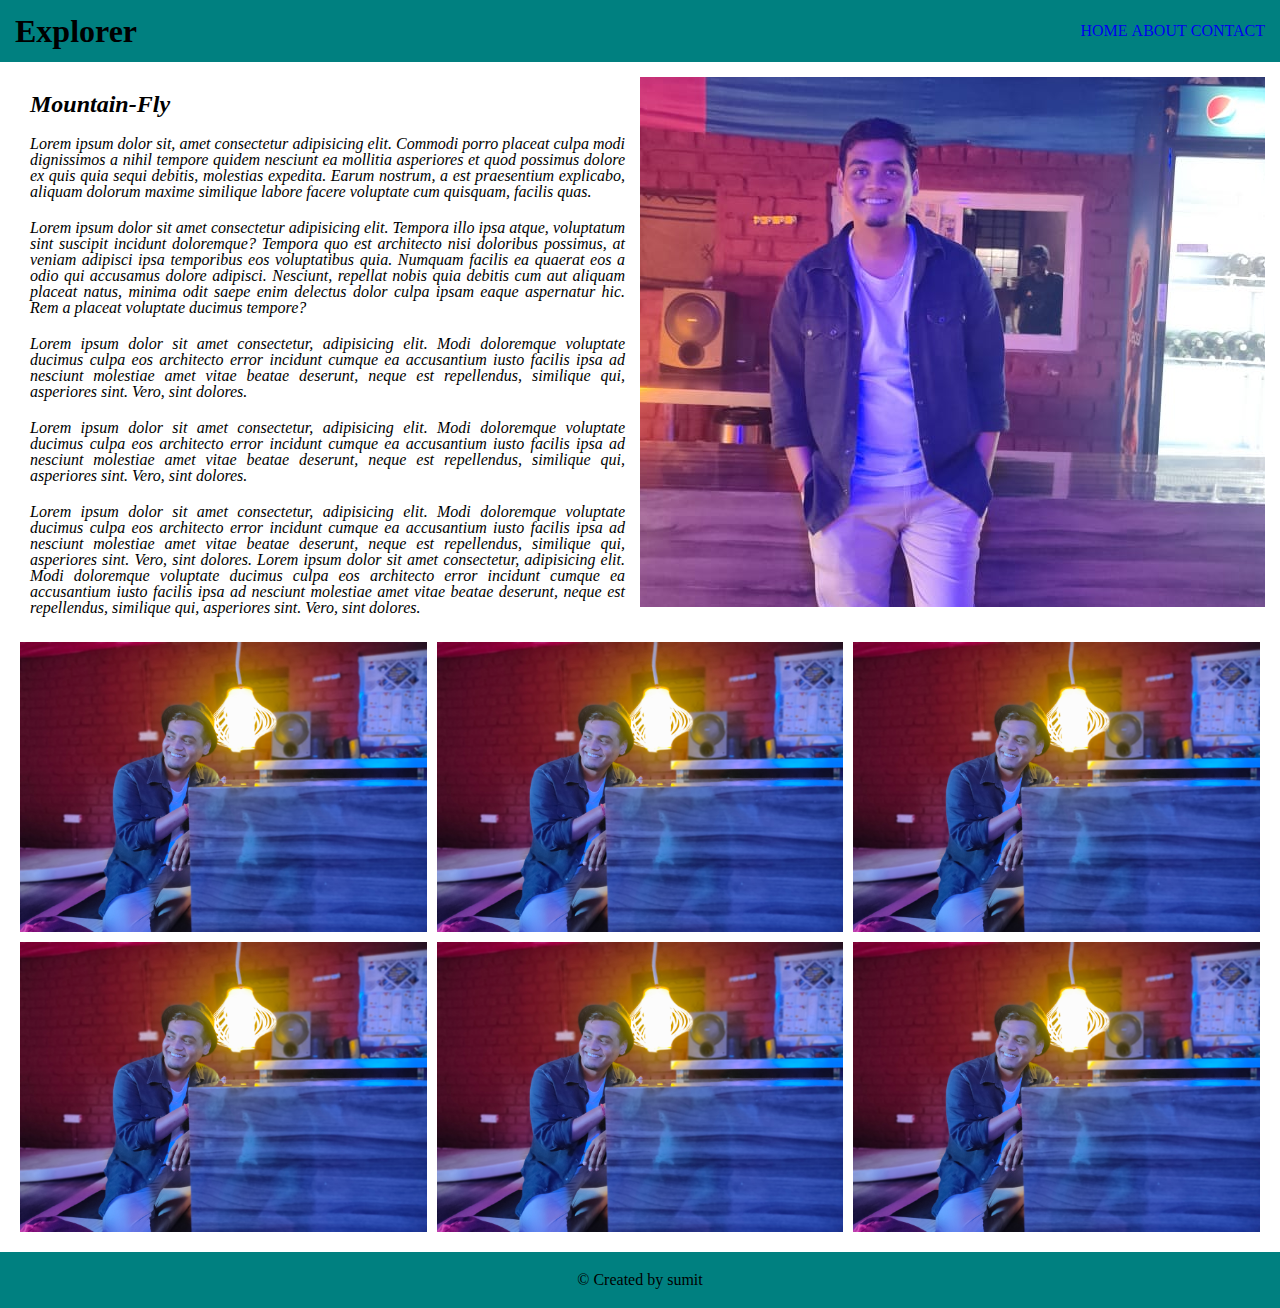
<file: block-BHaabk/index.html>
<!DOCTYPE html>
<html lang="en">
  <head>
    <meta charset="UTF-8" />
    <meta name="viewport" content="width=device-width, initial-scale=1.0" />
    <link rel="stylesheet" href="./assests/css/style.css" />
    <title>Document</title>
  </head>
  <body>
    <header class="flex">
      <h1>Explorer</h1>
      <nav>
        <a href="index.html">HOME</a>
        <a href="index.html">ABOUT</a>
        <a href="index.html">CONTACT</a>
      </nav>
    </header>
    <main class="container">
      <article title="" class="flex">
        <div class="col">
          <h2 class="">Mountain-Fly</h2>
          <p>
            Lorem ipsum dolor sit, amet consectetur adipisicing elit. Commodi
            porro placeat culpa modi dignissimos a nihil tempore quidem nesciunt
            ea mollitia asperiores et quod possimus dolore ex quis quia sequi
            debitis, molestias expedita. Earum nostrum, a est praesentium
            explicabo, aliquam dolorum maxime similique labore facere voluptate
            cum quisquam, facilis quas.
          </p>
          <p>
            Lorem ipsum dolor sit amet consectetur adipisicing elit. Tempora
            illo ipsa atque, voluptatum sint suscipit incidunt doloremque?
            Tempora quo est architecto nisi doloribus possimus, at veniam
            adipisci ipsa temporibus eos voluptatibus quia. Numquam facilis ea
            quaerat eos a odio qui accusamus dolore adipisci. Nesciunt, repellat
            nobis quia debitis cum aut aliquam placeat natus, minima odit saepe
            enim delectus dolor culpa ipsam eaque aspernatur hic. Rem a placeat
            voluptate ducimus tempore?
          </p>
          <p>
            Lorem ipsum dolor sit amet consectetur, adipisicing elit. Modi
            doloremque voluptate ducimus culpa eos architecto error incidunt
            cumque ea accusantium iusto facilis ipsa ad nesciunt molestiae amet
            vitae beatae deserunt, neque est repellendus, similique qui,
            asperiores sint. Vero, sint dolores.
          </p>
          <p>
            Lorem ipsum dolor sit amet consectetur, adipisicing elit. Modi
            doloremque voluptate ducimus culpa eos architecto error incidunt
            cumque ea accusantium iusto facilis ipsa ad nesciunt molestiae amet
            vitae beatae deserunt, neque est repellendus, similique qui,
            asperiores sint. Vero, sint dolores.
          </p>
          <p>
            Lorem ipsum dolor sit amet consectetur, adipisicing elit. Modi
            doloremque voluptate ducimus culpa eos architecto error incidunt
            cumque ea accusantium iusto facilis ipsa ad nesciunt molestiae amet
            vitae beatae deserunt, neque est repellendus, similique qui,
            asperiores sint. Vero, sint dolores. Lorem ipsum dolor sit amet
            consectetur, adipisicing elit. Modi doloremque voluptate ducimus
            culpa eos architecto error incidunt cumque ea accusantium iusto
            facilis ipsa ad nesciunt molestiae amet vitae beatae deserunt, neque
            est repellendus, similique qui, asperiores sint. Vero, sint dolores.
          </p>
        </div>
        <div class="col bg-center bg-img-col"></div>
      </article>
      <section>
        <div class="flex flex-wrap">
          <div class="gallery-img">
            <img
              src="./assests/image/IMG20200925175435.jpg"
              alt="1"
              srcset=""
              class="img"
            />
          </div>
          <div class="gallery-img">
            <img
              src="./assests/image/IMG20200925175435.jpg"
              alt="2"
              srcset=""
              class="img"
            />
          </div>
          <div class="gallery-img">
            <img
              src="./assests/image/IMG20200925175435.jpg"
              alt="3"
              srcset=""
              class="img"
            />
          </div>
          <div class="gallery-img">
            <img
              src="./assests/image/IMG20200925175435.jpg"
              alt="4"
              srcset=""
              class="img"
            />
          </div>
          <div class="gallery-img">
            <img
              src="./assests/image/IMG20200925175435.jpg"
              alt="5"
              srcset=""
              class="img"
            />
          </div>
          <div class="gallery-img">
            <img
              src="./assests/image/IMG20200925175435.jpg"
              alt="6"
              srcset=""
              class="img"
            />
          </div>
        </div>
      </section>
    </main>
    <footer><small>&copy; Created by sumit</small></footer>
  </body>
</html>
</file>
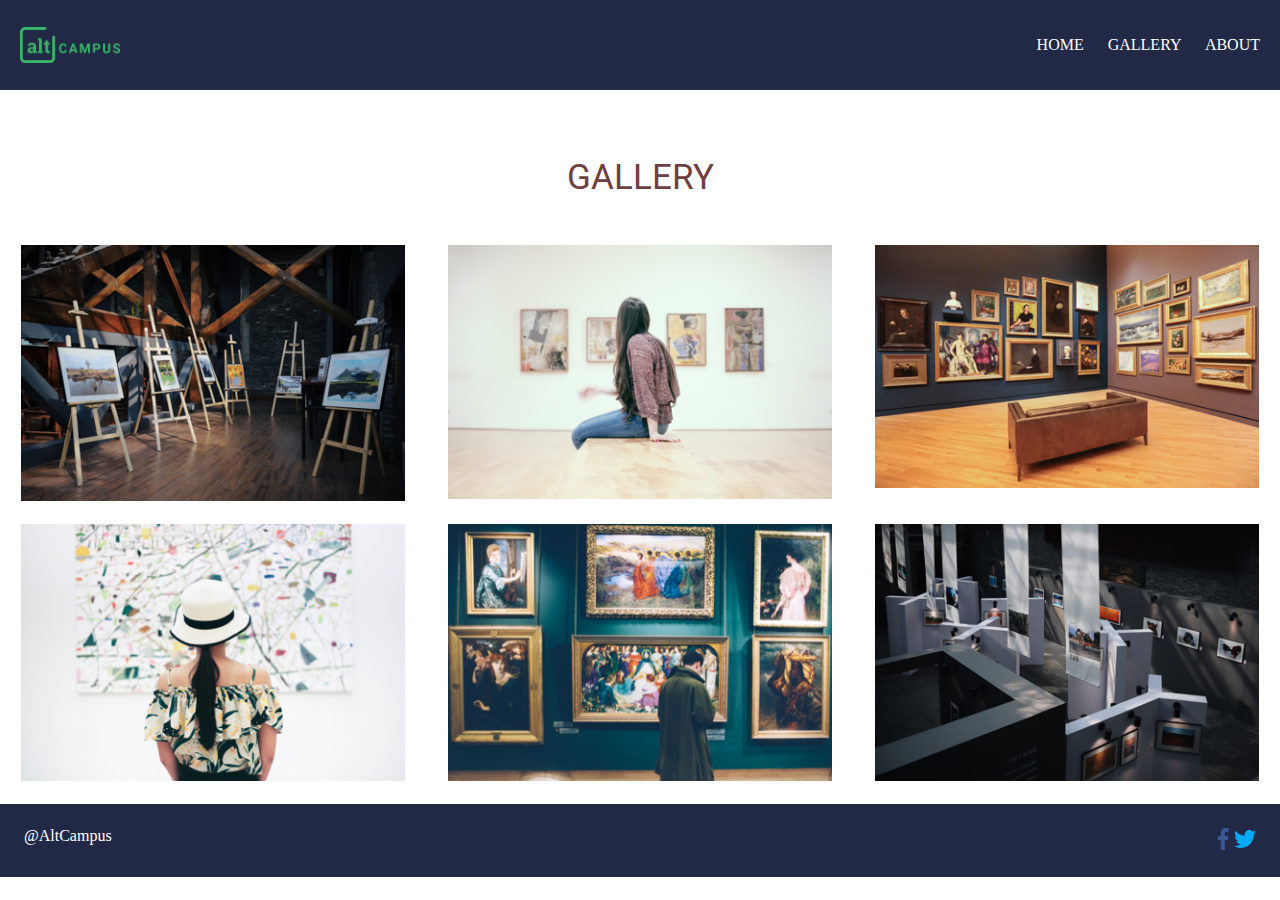
<file: block-BHaabn/index.html>
<!-- 
- Create a gallery using flexbox according to the layout shown below.

![Flex Shrink Property](https://raw.githubusercontent.com/suraj122/AC-STYLE-images/master/flexbox/ex-1.png)

- Using CSS resets is necessary.
- Use semantic tags and keep the nesting and indentation proper.
-->
<!DOCTYPE html>
<html lang="en">
  <head>
    <meta charset="UTF-8" />
    <meta name="viewport" content="width=device-width, initial-scale=1.0" />
    <link rel="stylesheet" href="./assets/css/style.css" />
    <title>Flex-box Assingnment 2</title>
  </head>
  <body>
    <header class="flex">
      <img src="./assets/07.png" alt="logo" width="100px" />
      <nav>
        <a href="index.html">HOME</a>
        <a href="gallery.html">GALLERY</a>
        <a href="about.html">ABOUT</a>
      </nav>
    </header>
    <main>
      <div>
        <h1>GALLERY</h1>
      </div>

      <section class="flex-gallery">
        <div class="image">
          <img src="./assets/01.png" alt="image-1" />
        </div>
        <div class="image">
          <img src="./assets/02.png" alt="image-2" />
        </div>
        <div class="image">
          <img src="./assets/03.png" alt="image-3" />
        </div>
        <div class="image">
          <img src="./assets/04.png" alt="image-4" />
        </div>
        <div class="image">
          <img src="./assets/05.png" alt="image-5" />
        </div>
        <div class="image">
          <img src="./assets/06.png" alt="image-6" />
        </div>
      </section>
    </main>
    <footer class="footer">
      <div>
        <h2>@AltCampus</h2>
      </div>
      <div class="fotter-icon">
        <div>
          <img src="./assets/facebook (1).svg" alt="facebook" width="22px" />
        </div>
        <div><img src="./assets/twitter.svg" alt="twitter" width="22px" /></div>
      </div>
    </footer>
  </body>
</html>
</file>
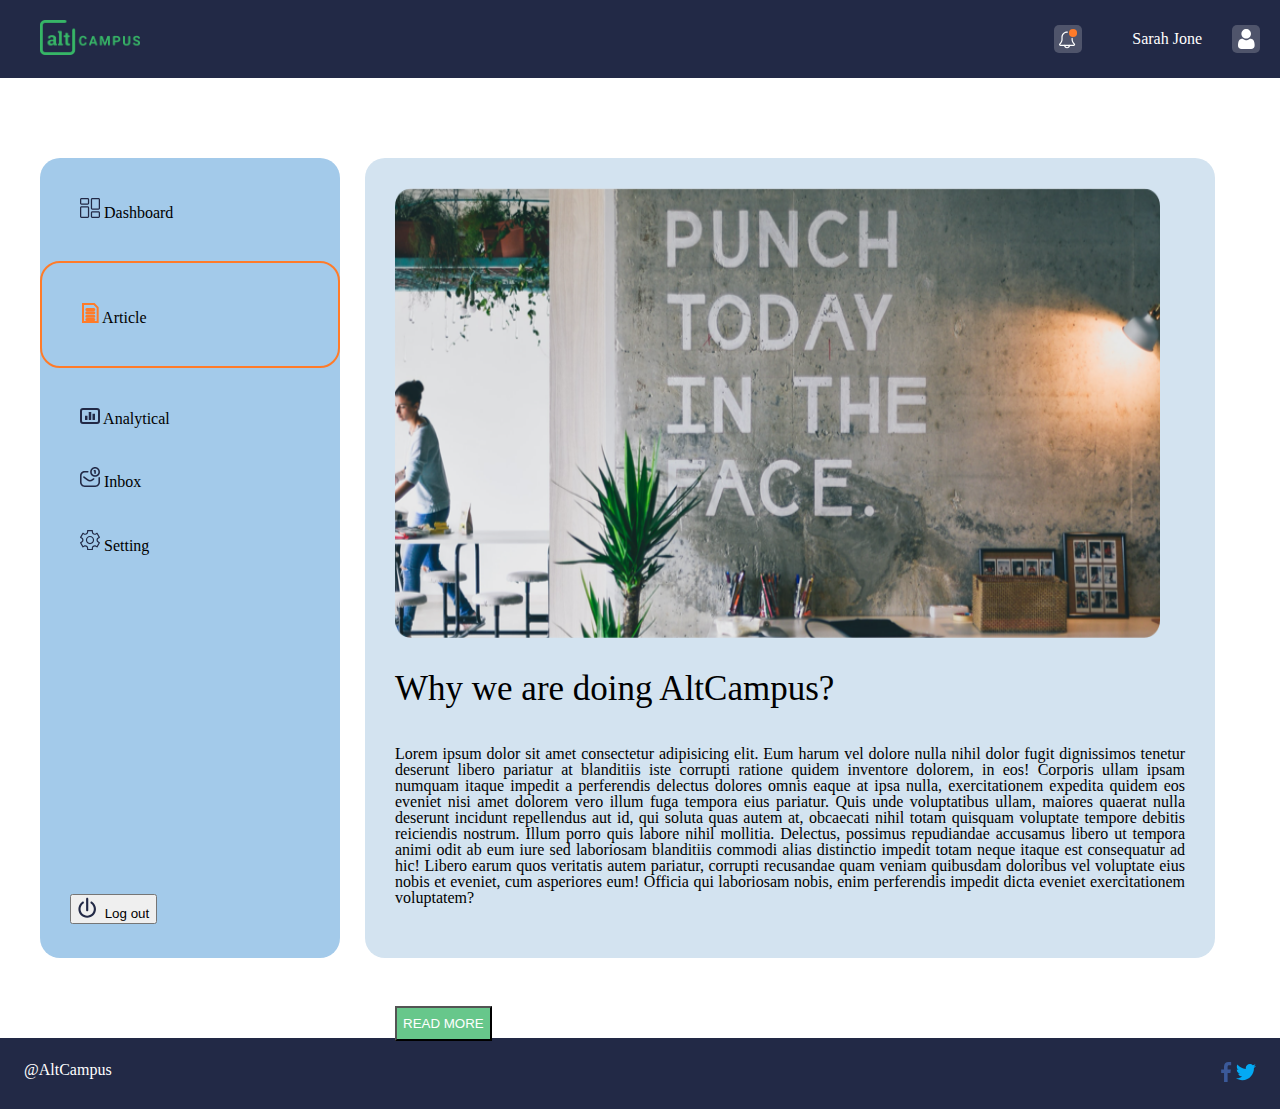
<file: block-BHaabo/index.html>
<!-- 
- Create a page using flexbox according to the layout shown below.

![Flex Shrink Property](https://raw.githubusercontent.com/suraj122/AC-STYLE-images/master/flexbox/ex-2.png)

- Using CSS resets is necessary.
- Use semantic tags and keep the nesting and indentation proper. 
-->
<!DOCTYPE html>
<html lang="en">
  <head>
    <meta charset="UTF-8" />
    <meta name="viewport" content="width=device-width, initial-scale=1.0" />
    <link rel="stylesheet" href="./assets/css/style.css" />
    <title>Assingnment 2</title>
  </head>
  <body>
    <header class="flex-header">
      <div class="logo-1">
        <img src="./assets/logo.png" alt="logo" width="100px" />
      </div>

      <div class="nav-flex">
        <img src="./assets/icons/bell.svg" alt="icons" />
        <h2>Sarah Jone</h2>
        <img src="./assets/icons/user.svg" alt="user" />
      </div>
    </header>
    <main>
      <section class="container">
        <div class="section-1">
          <ul class="logo-tag">
            <li>
              <span><img src="./assets/icons/dashboard.svg" /></span>
              Dashboard
            </li>
            <div class="orange">
              <li>
                <span><img src="./assets/icons/article.svg" /></span>
                Article
              </li>
            </div>
            
            <li>
              <span><img src="./assets/icons/analytics.svg" /></span>
              Analytical
            </li>
            <li>
              <span><img src="./assets/icons/inbox.svg" /></span>
              Inbox
            </li>
            <li>
              <span><img src="./assets/icons/setting.svg" /></span>
              Setting
            </li>
          </ul>
          <div class="logout-button">
            <button>
              <span><img class="logout-button-1" src="./assets/icons/log-out.svg" /></span> Log out
            </button>
          </div>
        </div>
        <div class="section-2">
          <img class="hero-image" src="./assets/01.png" alt="pik">
          <h4>
            Why we are doing AltCampus?
          </h4>
          <p>
            Lorem ipsum dolor sit amet consectetur adipisicing elit. Eum harum vel dolore nulla nihil dolor fugit dignissimos tenetur deserunt libero pariatur at blanditiis iste corrupti ratione quidem inventore dolorem, in eos! Corporis ullam ipsam numquam itaque impedit a perferendis delectus dolores omnis eaque at ipsa nulla, exercitationem expedita quidem eos eveniet nisi amet dolorem vero illum fuga tempora eius pariatur. Quis unde voluptatibus ullam, maiores quaerat nulla deserunt incidunt repellendus aut id, qui soluta quas autem at, obcaecati nihil totam quisquam voluptate tempore debitis reiciendis nostrum. Illum porro quis labore nihil mollitia. Delectus, possimus repudiandae accusamus libero ut tempora animi odit ab eum iure sed laboriosam blanditiis commodi alias distinctio impedit totam neque itaque est consequatur ad hic! Libero earum quos veritatis autem pariatur, corrupti recusandae quam veniam quibusdam doloribus vel voluptate eius nobis et eveniet, cum asperiores eum! Officia qui laboriosam nobis, enim perferendis impedit dicta eveniet exercitationem voluptatem?
          </p>
          
          <div>
            <div>
              <button class="button"><h6>READ MORE</h6></button> 
            </div>
            
            
      
      </section>
    </main>
    <footer class="footer">
      <div>
        <h2>@AltCampus</h2>
      </div>
      <div class="fotter-icon">
        <div>
          <img src="./assets/facebook (1).svg" alt="facebook" width="20px" />
        </div>
        <div><img src="./assets/twitter.svg" alt="twitter" width="20px" /></div>
      </div>
    </footer>
  </body>
</html>
</file>
<file: block-BHaabk/assests/css/style.css>
@import url("https://fonts.googleapis.com/css2?family=Oswald&display=swap");
@import url("https://fonts.googleapis.com/css2?family=Courier+Prime&display=swap");

/* http://meyerweb.com/eric/tools/css/reset/ 
   v2.0 | 20110126
   License: none (public domain)
*/

html,
body,
div,
span,
applet,
object,
iframe,
h1,
h2,
h3,
h4,
h5,
h6,
p,
blockquote,
pre,
a,
abbr,
acronym,
address,
big,
cite,
code,
del,
dfn,
em,
img,
ins,
kbd,
q,
s,
samp,
small,
strike,
strong,
sub,
sup,
tt,
var,
b,
u,
i,
center,
dl,
dt,
dd,
ol,
ul,
li,
fieldset,
form,
label,
legend,
table,
caption,
tbody,
tfoot,
thead,
tr,
th,
td,
article,
aside,
canvas,
details,
embed,
figure,
figcaption,
footer,
header,
hgroup,
menu,
nav,
output,
ruby,
section,
summary,
time,
mark,
audio,
video {
  margin: 0;
  padding: 0;
  border: 0;
  font-size: 100%;
  font: inherit;
  vertical-align: baseline;
}
/* HTML5 display-role reset for older browsers */
article,
aside,
details,
figcaption,
figure,
footer,
header,
hgroup,
menu,
nav,
section {
  display: block;
}
body {
  line-height: 1;
}
ol,
ul {
  list-style: none;
}
blockquote,
q {
  quotes: none;
}
blockquote:before,
blockquote:after,
q:before,
q:after {
  content: "";
  content: none;
}
table {
  border-collapse: collapse;
  border-spacing: 0;
}
/* my css */

header {
  background-color: teal;
}
.flex {
  display: flex;
  align-items: center;
  justify-content: space-between;
  padding: 15px;
  box-sizing: border-box;
}
.flex-wrap {
  flex-wrap: wrap;
}
h1 {
  font-size: 32px;
  font-weight: 700;
}
h2 {
  font-size: 24px;
  font-weight: 600;
  margin-bottom: 20px;
  font-style: italic;
}

header a {
  text-decoration: none;
  font-weight: 500;
}
.container {
  width: 100%;
  box-sizing: border-box;
}
article {
  width: 100%;
}
.col {
  width: 50%;
  text-align: center;
  text-align: justify;
  height: 500px;
  padding: 15px;
}
.bg-center {
  background-position: center;
}
.bg-img-col {
  background-image: url("../image//0e98314f-a2d6-47c6-80af-3508b64eb5b1.jpg");
}
.gallery-img {
  box-sizing: border-box;
  padding: 5px;
  width: calc(100% / 3);
  height: 300px;
}
.img {
  width: 100%;
  height: 100%;
}

.col p {
  font-size: 16px;
  margin-bottom: 20px;
  font-style: italic;
}
footer {
  text-align: center;
  padding: 20px;
  background-color: teal;
}
</file>
<file: block-BHaabn/assets/css/style.css>
@import url("https://fonts.googleapis.com/css2?family=Roboto&display=swap");

/* http://meyerweb.com/eric/tools/css/reset/ 
   v2.0 | 20110126
   License: none (public domain)
*/

html,
body,
div,
span,
applet,
object,
iframe,
h1,
h2,
h3,
h4,
h5,
h6,
p,
blockquote,
pre,
a,
abbr,
acronym,
address,
big,
cite,
code,
del,
dfn,
em,
img,
ins,
kbd,
q,
s,
samp,
small,
strike,
strong,
sub,
sup,
tt,
var,
b,
u,
i,
center,
dl,
dt,
dd,
ol,
ul,
li,
fieldset,
form,
label,
legend,
table,
caption,
tbody,
tfoot,
thead,
tr,
th,
td,
article,
aside,
canvas,
details,
embed,
figure,
figcaption,
footer,
header,
hgroup,
menu,
nav,
output,
ruby,
section,
summary,
time,
mark,
audio,
video {
  margin: 0;
  padding: 0;
  border: 0;
  font-size: 100%;
  font: inherit;
  vertical-align: baseline;
}
/* HTML5 display-role reset for older browsers */
article,
aside,
details,
figcaption,
figure,
footer,
header,
hgroup,
menu,
nav,
section {
  display: block;
}
body {
  line-height: 1;
}
ol,
ul {
  list-style: none;
}
blockquote,
q {
  quotes: none;
}
blockquote:before,
blockquote:after,
q:before,
q:after {
  content: "";
  content: none;
}
table {
  border-collapse: collapse;
  border-spacing: 0;
}
/* my css */
header {
  height: 50px;
  background-color: #222946;
}
.flex {
  display: flex;
  align-items: center;
  justify-content: space-between;
  padding: 20px;
}
header a {
  text-decoration: none;
  color: white;
  margin-left: 20px;
}
h1 {
  text-align: center;
  font-size: 35px;
  margin-top: 70px;
  font-family: "Roboto", sans-serif;
  color: #704040;
  margin-bottom: 50px;
}
.image {
  width: 30%;
  margin-bottom: 20px;
}
.image img {
  width: 100%;
}

.flex-gallery {
  display: flex;
  flex-wrap: wrap;
  justify-content: space-around;
}
.footer {
  display: flex;
  justify-content: space-between;
  padding: 24px;
  background-color: #222946;
}
.footer h2 {
  color: white;
}
.fotter-icon {
  display: flex;
}
</file>
<file: block-BHaabo/assets/css/style.css>
/* http://meyerweb.com/eric/tools/css/reset/ 
   v2.0 | 20110126
   License: none (public domain)
*/

html,
body,
div,
span,
applet,
object,
iframe,
h1,
h2,
h3,
h4,
h5,
h6,
p,
blockquote,
pre,
a,
abbr,
acronym,
address,
big,
cite,
code,
del,
dfn,
em,
img,
ins,
kbd,
q,
s,
samp,
small,
strike,
strong,
sub,
sup,
tt,
var,
b,
u,
i,
center,
dl,
dt,
dd,
ol,
ul,
li,
fieldset,
form,
label,
legend,
table,
caption,
tbody,
tfoot,
thead,
tr,
th,
td,
article,
aside,
canvas,
details,
embed,
figure,
figcaption,
footer,
header,
hgroup,
menu,
nav,
output,
ruby,
section,
summary,
time,
mark,
audio,
video {
  margin: 0;
  padding: 0;
  border: 0;
  font-size: 100%;
  font: inherit;
  vertical-align: baseline;
}
/* HTML5 display-role reset for older browsers */
article,
aside,
details,
figcaption,
figure,
footer,
header,
hgroup,
menu,
nav,
section {
  display: block;
}
body {
  line-height: 1;
}
ol,
ul {
  list-style: none;
}
blockquote,
q {
  quotes: none;
}
blockquote:before,
blockquote:after,
q:before,
q:after {
  content: "";
  content: none;
}
table {
  border-collapse: collapse;
  border-spacing: 0;
}
/* MY CSS*/

.flex-header {
  display: flex;
  justify-content: space-between;
  background-color: #222946;
  padding: 20px;
}
.logo-1 {
  margin-left: 20px;
}
.nav-flex {
  display: flex;
  flex-direction: row;
  justify-content: space-between;
  align-items: center;
}
.nav-flex h2 {
  color: white;
  margin-left: 50px;
  margin-right: 30px;
}
.section-1 {
  width: 300px;
  height: 800px;
  background-color: #a3caea;
  margin-top: 40px;
  border-radius: 20px;
}
.orange {
  border: 2px solid #ff7b29;
  border-radius: 20px;
}
.logout-button {
  margin-top: 340px;
  margin-left: 30px;
}
.logout-button-1 {
  padding-right: 5px;
}
.logo-tag li {
  margin: 40px;
}

.section-2 {
  width: 850px;
  height: 800px;
  background-color: #d3e3f0;
  margin: 40px auto;
  border-radius: 20px;
}
.section-2 img {
  margin-left: 30px;
  margin-top: 30px;
}
.section-2 h4 {
  padding-top: 30px;
  padding-left: 30px;
  padding-bottom: 30px;
  font-size: 35px;
}
.section-2 p {
  padding-left: 30px;
  text-align: justify;
  padding-right: 30px;
  margin-top: 10px;
}
.container {
  display: flex;
  justify-content: center;
  padding: 40px;
}
.button {
  background-color: #67c78b;
  height: 35px;
  margin-left: 30px;
  margin-top: 100px;
}
.button h6 {
  color: white;
}

.footer {
  display: flex;
  justify-content: space-between;
  padding: 24px;
  background-color: #222946;
}
.footer h2 {
  color: white;
}
.fotter-icon {
  display: flex;
}

.hero-image {
  width: 90%;
  height: 50vh;
}
</file>
